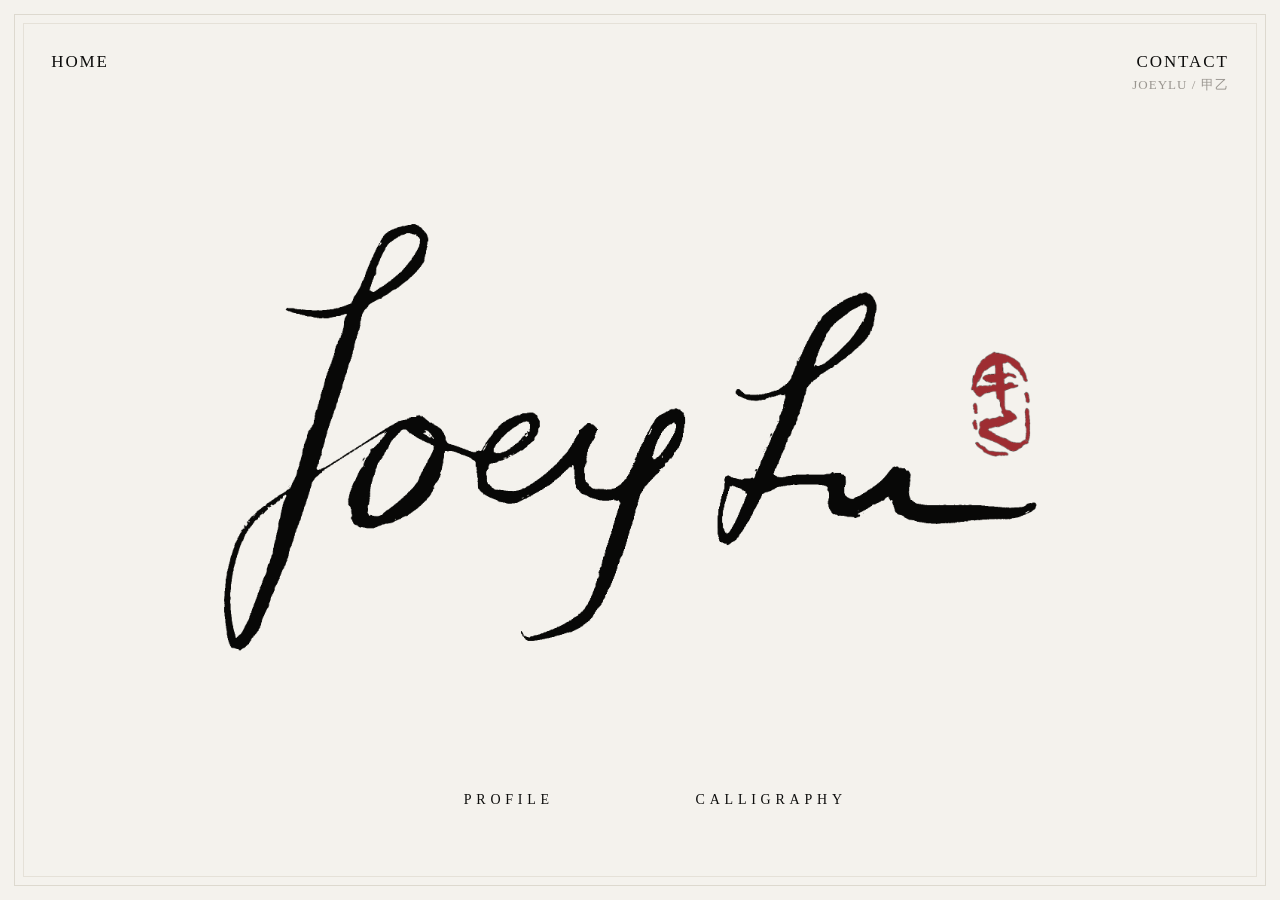
<file: index.html>
<!doctype html>
<html lang="en">
  <head>
    <meta charset="UTF-8" />
    <meta name="viewport" content="width=device-width, initial-scale=1.0" />
    <title>JOEYLU | Personal Archive</title>
    <meta
      name="description"
      content="JOEYLU personal website for profile, calligraphy, and photography."
    />
    <link rel="stylesheet" href="styles.css" />
  </head>
  <body>
    <main class="poster home-poster" aria-labelledby="site-title">
      <div class="frame" aria-hidden="true"></div>

      <header class="poster-header">
        <div class="header-stack">
          <a href="index.html" aria-current="page">HOME</a>
        </div>
        <div class="header-stack align-right">
          <a href="mailto:525245965@qq.com">CONTACT</a>
          <span>JOEYLU / 甲乙</span>
        </div>
      </header>

      <section class="wordmark-wrap" aria-label="JOEYLU">
        <h1 id="site-title" class="sr-only">JOEYLU</h1>
        <div class="logo-lockup">
          <img
            class="wordmark-image"
            src="assets/joeylu-handwritten.png"
            alt="JOEYLU handwritten wordmark"
          />
          <img
            class="seal-image"
            src="assets/jiayi-seal.png"
            alt="甲乙 seal"
          />
        </div>
      </section>

      <nav class="entry-nav" aria-label="Primary sections">
        <a href="profile.html">PROFILE</a>
        <a href="calligraphy.html">CALLIGRAPHY</a>
      </nav>
    </main>
  </body>
</html>
</file>
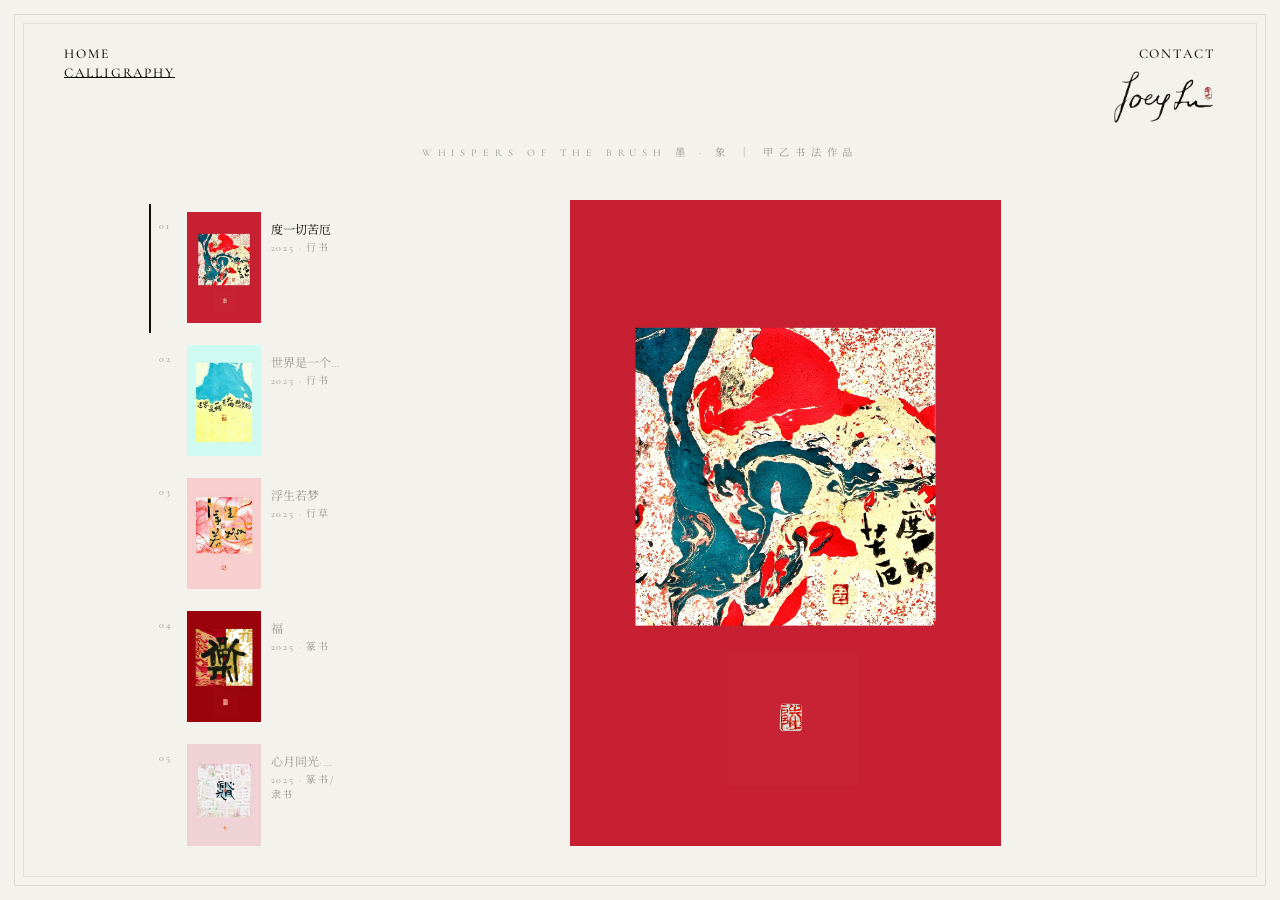
<file: calligraphy.html>
<!doctype html>
<html lang="en">
  <head>
    <meta charset="UTF-8" />
    <meta name="viewport" content="width=device-width, initial-scale=1.0" />
    <title>Calligraphy | JOEYLU</title>
    <meta
      name="description"
      content="Calligraphy archive by JOEYLU — twenty-one vertical postcards, ink on paper."
    />
    <link rel="preconnect" href="https://fonts.googleapis.com" />
    <link rel="preconnect" href="https://fonts.gstatic.com" crossorigin />
    <link
      href="https://fonts.googleapis.com/css2?family=Cormorant+Garamond:ital,wght@0,400;0,500;1,400&family=Cormorant:ital,wght@0,300;0,400;0,500;1,300;1,400&family=Noto+Serif+SC:wght@400;500&family=Playfair+Display:ital,wght@0,400;0,500;0,600;1,400&family=Italiana&family=Ma+Shan+Zheng&display=swap"
      rel="stylesheet"
    />
    <link rel="stylesheet" href="styles.css" />
  </head>
  <body>
    <main class="poster section-poster archive-poster" aria-labelledby="page-title">
      <div class="frame" aria-hidden="true"></div>

      <header class="poster-header">
        <div class="header-stack">
          <a href="index.html">HOME</a>
          <a href="calligraphy.html" aria-current="page">CALLIGRAPHY</a>
        </div>
        <div class="header-stack align-right">
          <a href="mailto:525245965@qq.com">CONTACT</a>
          <img
            class="header-logo"
            src="assets/joeylu-handwritten.png"
            alt="JOEYLU"
          />
        </div>
      </header>

      <section class="page-content gallery-page">
        <div class="gallery-top">
          <h1 id="page-title" class="sr-only">CALLIGRAPHY</h1>
          <span class="gallery-label">Whispers of the Brush 墨 · 象 ｜ 甲乙书法作品</span>
        </div>

        <div class="gallery">
          <nav class="gallery-list" aria-label="Works">
            <button class="gallery-thumb" data-index="01" data-style="cursive" type="button">
              <span class="thumb-no">01</span>
              <span class="thumb-img-wrap">
                <img class="thumb-img" src="assets/works/thumbs/work-01.jpg" data-full="assets/works/work-01.jpg" alt="作品 01" loading="lazy" />
              </span>
              <span class="thumb-meta">
                <span class="thumb-title">度一切苦厄</span>
                <span class="thumb-sub">2025 · 行书</span>
              </span>
            </button>
            <button class="gallery-thumb" data-index="02" data-style="running" type="button">
              <span class="thumb-no">02</span>
              <span class="thumb-img-wrap">
                <img class="thumb-img" src="assets/works/thumbs/work-02.jpg" data-full="assets/works/work-02.jpg" alt="作品 02" loading="lazy" />
              </span>
              <span class="thumb-meta">
                <span class="thumb-title">世界是一个巨大的游乐场</span>
                <span class="thumb-sub">2025 · 行书</span>
              </span>
            </button>
            <button class="gallery-thumb" data-index="03" data-style="regular" type="button">
              <span class="thumb-no">03</span>
              <span class="thumb-img-wrap">
                <img class="thumb-img" src="assets/works/thumbs/work-03.jpg" data-full="assets/works/work-03.jpg" alt="作品 03" loading="lazy" />
              </span>
              <span class="thumb-meta">
                <span class="thumb-title">浮生若梦</span>
                <span class="thumb-sub">2025 · 行草</span>
              </span>
            </button>
            <button class="gallery-thumb" data-index="04" data-style="running" type="button">
              <span class="thumb-no">04</span>
              <span class="thumb-img-wrap">
                <img class="thumb-img" src="assets/works/thumbs/work-04.jpg" data-full="assets/works/work-04.jpg" alt="作品 04" loading="lazy" />
              </span>
              <span class="thumb-meta">
                <span class="thumb-title">福</span>
                <span class="thumb-sub">2025 · 篆书</span>
              </span>
            </button>
            <button class="gallery-thumb" data-index="05" data-style="cursive" type="button">
              <span class="thumb-no">05</span>
              <span class="thumb-img-wrap">
                <img class="thumb-img" src="assets/works/thumbs/work-05.jpg" data-full="assets/works/work-05.jpg" alt="作品 05" loading="lazy" />
              </span>
              <span class="thumb-meta">
                <span class="thumb-title">心月同光· 梦里乾坤</span>
                <span class="thumb-sub">2025 · 篆书/ 隶书</span>
              </span>
            </button>
            <button class="gallery-thumb" data-index="06" data-style="regular" type="button">
              <span class="thumb-no">06</span>
              <span class="thumb-img-wrap">
                <img class="thumb-img" src="assets/works/thumbs/work-06.jpg" data-full="assets/works/work-06.jpg" alt="作品 06" loading="lazy" />
              </span>
              <span class="thumb-meta">
                <span class="thumb-title">穿越周期</span>
                <span class="thumb-sub">2025 · 行书</span>
              </span>
            </button>
            <button class="gallery-thumb" data-index="07" data-style="cursive" type="button">
              <span class="thumb-no">07</span>
              <span class="thumb-img-wrap">
                <img class="thumb-img" src="assets/works/thumbs/work-07.jpg" data-full="assets/works/work-07.jpg" alt="作品 07" loading="lazy" />
              </span>
              <span class="thumb-meta">
                <span class="thumb-title">万类霜天竞自由</span>
                <span class="thumb-sub">2024 · 行草</span>
              </span>
            </button>
            <button class="gallery-thumb" data-index="08" data-style="running" type="button">
              <span class="thumb-no">08</span>
              <span class="thumb-img-wrap">
                <img class="thumb-img" src="assets/works/thumbs/work-08.jpg" data-full="assets/works/work-08.jpg" alt="作品 08" loading="lazy" />
              </span>
              <span class="thumb-meta">
                <span class="thumb-title">满船星梦压星河</span>
                <span class="thumb-sub">2024 · 草书</span>
              </span>
            </button>
            <button class="gallery-thumb" data-index="09" data-style="cursive" type="button">
              <span class="thumb-no">09</span>
              <span class="thumb-img-wrap">
                <img class="thumb-img" src="assets/works/thumbs/work-09.jpg" data-full="assets/works/work-09.jpg" alt="作品 09" loading="lazy" />
              </span>
              <span class="thumb-meta">
                <span class="thumb-title">上善若水</span>
                <span class="thumb-sub">2024 · 行草</span>
              </span>
            </button>
            <button class="gallery-thumb" data-index="10" data-style="regular" type="button">
              <span class="thumb-no">10</span>
              <span class="thumb-img-wrap">
                <img class="thumb-img" src="assets/works/thumbs/work-10.jpg" data-full="assets/works/work-10.jpg" alt="作品 10" loading="lazy" />
              </span>
              <span class="thumb-meta">
                <span class="thumb-title">如愿</span>
                <span class="thumb-sub">2024 · 行草</span>
              </span>
            </button>
            <button class="gallery-thumb" data-index="11" data-style="cursive" type="button">
              <span class="thumb-no">11</span>
              <span class="thumb-img-wrap">
                <img class="thumb-img" src="assets/works/thumbs/work-11.jpg" data-full="assets/works/work-11.jpg" alt="作品 11" loading="lazy" />
              </span>
              <span class="thumb-meta">
                <span class="thumb-title">上善若水</span>
                <span class="thumb-sub">2025 · 隶</span>
              </span>
            </button>
            <button class="gallery-thumb" data-index="12" data-style="running" type="button">
              <span class="thumb-no">12</span>
              <span class="thumb-img-wrap">
                <img class="thumb-img" src="assets/works/thumbs/work-12.jpg" data-full="assets/works/work-12.jpg" alt="作品 12" loading="lazy" />
              </span>
              <span class="thumb-meta">
                <span class="thumb-title">飞流直下三千尺</span>
                <span class="thumb-sub">2025 · 草书</span>
              </span>
            </button>
            <button class="gallery-thumb" data-index="13" data-style="cursive" type="button">
              <span class="thumb-no">13</span>
              <span class="thumb-img-wrap">
                <img class="thumb-img" src="assets/works/thumbs/work-13.jpg" data-full="assets/works/work-13.jpg" alt="作品 13" loading="lazy" />
              </span>
              <span class="thumb-meta">
                <span class="thumb-title">天真</span>
                <span class="thumb-sub">2025 </span>
              </span>
            </button>
            <button class="gallery-thumb" data-index="14" data-style="cursive" type="button">
              <span class="thumb-no">14</span>
              <span class="thumb-img-wrap">
                <img class="thumb-img" src="assets/works/thumbs/work-14.jpg" data-full="assets/works/work-14.jpg" alt="作品 14" loading="lazy" />
              </span>
              <span class="thumb-meta">
                <span class="thumb-title">觉</span>
                <span class="thumb-sub">2025 · 行书</span>
              </span>
            </button>
            <button class="gallery-thumb" data-index="15" data-style="cursive" type="button">
              <span class="thumb-no">15</span>
              <span class="thumb-img-wrap">
                <img class="thumb-img" src="assets/works/thumbs/work-15.jpg" data-full="assets/works/work-15.jpg" alt="作品 15" loading="lazy" />
              </span>
              <span class="thumb-meta">
                <span class="thumb-title">夏风深深 有如海浪</span>
                <span class="thumb-sub">2024 · 行草</span>
              </span>
            </button>
            <button class="gallery-thumb" data-index="16" data-style="regular" type="button">
              <span class="thumb-no">16</span>
              <span class="thumb-img-wrap">
                <img class="thumb-img" src="assets/works/thumbs/work-16.jpg" data-full="assets/works/work-16.jpg" alt="作品 16" loading="lazy" />
              </span>
              <span class="thumb-meta">
                <span class="thumb-title">我的心略大于整个宇宙</span>
                <span class="thumb-sub">2025 · 隶书/行书</span>
              </span>
            </button>
            <button class="gallery-thumb" data-index="17" data-style="regular" type="button">
              <span class="thumb-no">17</span>
              <span class="thumb-img-wrap">
                <img class="thumb-img" src="assets/works/thumbs/work-17.jpg" data-full="assets/works/work-17.jpg" alt="作品 17" loading="lazy" />
              </span>
              <span class="thumb-meta">
                <span class="thumb-title">每个情绪都标明了颜色</span>
                <span class="thumb-sub">2025 · 行草</span>
              </span>
            </button>
            <button class="gallery-thumb" data-index="18" data-style="cursive" type="button">
              <span class="thumb-no">18</span>
              <span class="thumb-img-wrap">
                <img class="thumb-img" src="assets/works/thumbs/work-18.jpg" data-full="assets/works/work-18.jpg" alt="作品 18" loading="lazy" />
              </span>
              <span class="thumb-meta">
                <span class="thumb-title">天真</span>
                <span class="thumb-sub">2024 · 行书</span>
              </span>
            </button>
            <button class="gallery-thumb" data-index="19" data-style="cursive" type="button">
              <span class="thumb-no">19</span>
              <span class="thumb-img-wrap">
                <img class="thumb-img" src="assets/works/thumbs/work-19.jpg" data-full="assets/works/work-19.jpg" alt="作品 19" loading="lazy" />
              </span>
              <span class="thumb-meta">
                <span class="thumb-title">Burning Child Loves the Fire</span>
                <span class="thumb-sub">2025 · 英文花体</span>
              </span>
            </button>
            <button class="gallery-thumb" data-index="20" data-style="cursive" type="button">
              <span class="thumb-no">20</span>
              <span class="thumb-img-wrap">
                <img class="thumb-img" src="assets/works/thumbs/work-20.jpg" data-full="assets/works/work-20.jpg" alt="作品 20" loading="lazy" />
              </span>
              <span class="thumb-meta">
                <span class="thumb-title">蓝色 · 宇宙之爱</span>
                <span class="thumb-sub">2025 · 行书</span>
              </span>
            </button>
            <button class="gallery-thumb" data-index="21" data-style="cursive" type="button">
              <span class="thumb-no">21</span>
              <span class="thumb-img-wrap">
                <img class="thumb-img" src="assets/works/thumbs/work-21.jpg" data-full="assets/works/work-21.jpg" alt="作品 21" loading="lazy" />
              </span>
              <span class="thumb-meta">
                <span class="thumb-title">允许一切发生</span>
                <span class="thumb-sub">2024 · 行草</span>
              </span>
            </button>
          </nav>

          <article class="gallery-stage" data-current="01">
            <div class="stage-img-wrap">
              <img class="stage-img" src="assets/works/work-01.jpg" data-full="assets/works/work-01.jpg" alt="作品 01" />
            </div>

            <h2
              class="stage-title"
              contenteditable="plaintext-only"
              data-field="title"
              data-placeholder="《作品名》"
              spellcheck="false"
            >度一切苦厄</h2>

            <div class="stage-info">
              <p
                class="stage-line"
                contenteditable="plaintext-only"
                data-field="line"
                data-placeholder="年份 · 书体"
                spellcheck="false"
              >2025 · 行书</p>
              <p
                class="stage-size"
                contenteditable="plaintext-only"
                data-field="size"
                data-placeholder="138 × 69 cm · 水墨宣纸 Ink on xuan paper"
                spellcheck="false"
              >15 × 15 cm · 水墨宣纸 Ink on xuan paper</p>
            </div>

            <nav class="stage-nav" aria-label="作品导航">
              <button class="stage-prev" type="button">&larr; 上一件 PREV</button>
              <span class="stage-counter">01 / 21</span>
              <button class="stage-next" type="button">下一件 NEXT &rarr;</button>
            </nav>
          </article>
        </div>
      </section>
    </main>
    <script src="script.js"></script>
  </body>
</html>
</file>
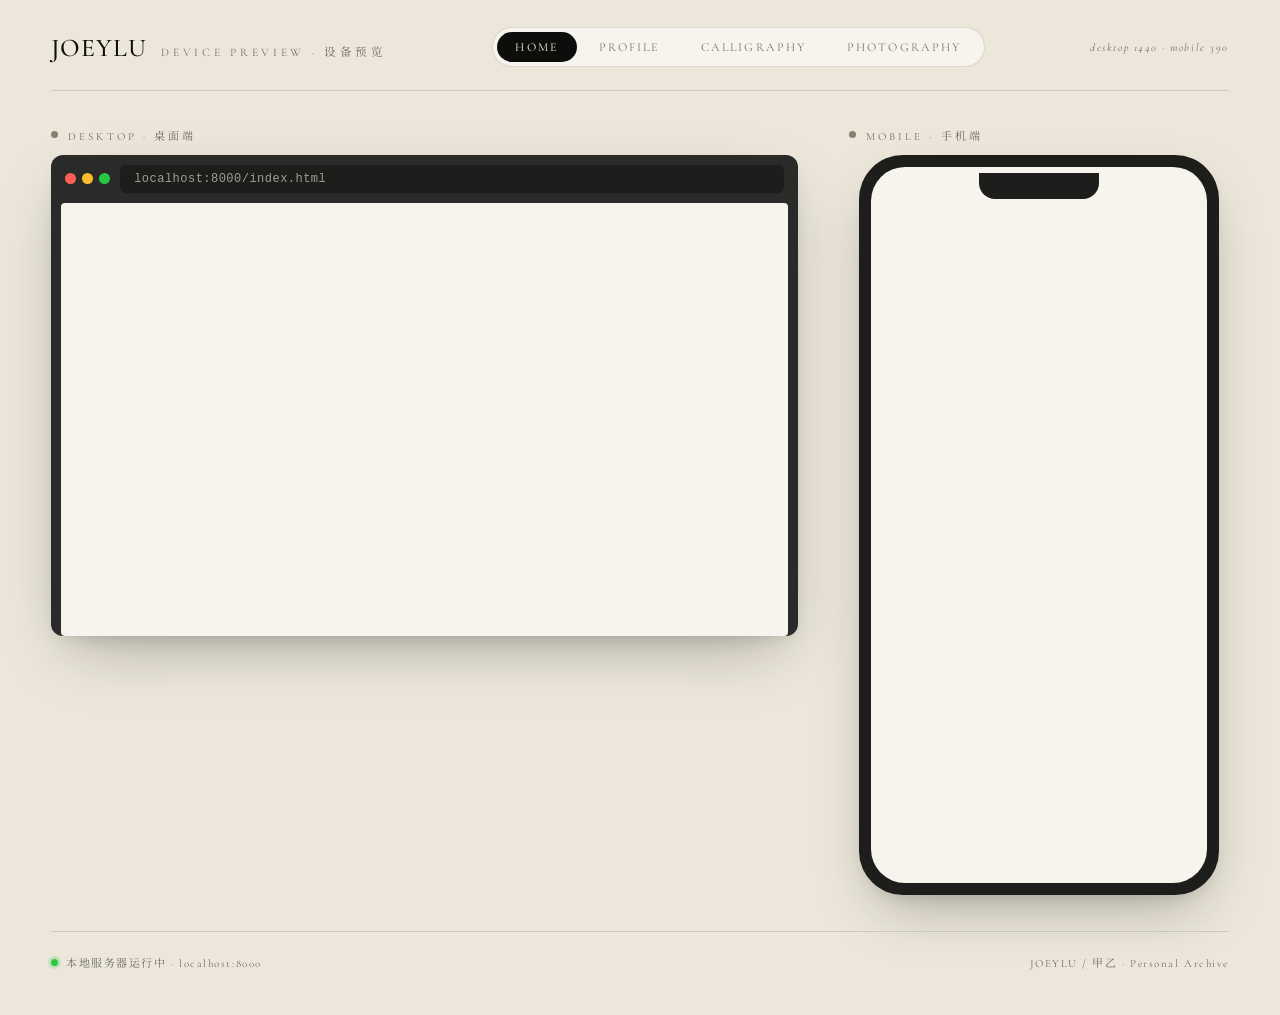
<file: device-preview.html>
<!doctype html>
<html lang="zh-CN">
  <head>
    <meta charset="UTF-8" />
    <meta name="viewport" content="width=device-width, initial-scale=1.0" />
    <title>设备预览 · JOEYLU Personal Website</title>
    <link rel="preconnect" href="https://fonts.googleapis.com" />
    <link rel="preconnect" href="https://fonts.gstatic.com" crossorigin />
    <link
      href="https://fonts.googleapis.com/css2?family=Cormorant+Garamond:wght@400;500&family=Noto+Serif+SC:wght@400;500&display=swap"
      rel="stylesheet"
    />
    <style>
      :root {
        --paper: #f7f4ed;
        --ink: #0d0d0c;
        --line: rgba(13, 13, 12, 0.12);
        --muted: rgba(13, 13, 12, 0.55);
        --soft: #ece7da;
        --accent: #8a7f6a;
      }

      * {
        box-sizing: border-box;
        margin: 0;
        padding: 0;
      }

      html,
      body {
        min-height: 100vh;
        background: var(--soft);
        color: var(--ink);
        font-family: "Cormorant Garamond", "Noto Serif SC", Georgia, serif;
        -webkit-font-smoothing: antialiased;
      }

      .preview-shell {
        min-height: 100vh;
        display: flex;
        flex-direction: column;
        padding: clamp(20px, 3vh, 36px) clamp(20px, 4vw, 56px) clamp(32px, 5vh, 56px);
      }

      /* ---------- Top bar ---------- */
      .top-bar {
        display: flex;
        align-items: center;
        justify-content: space-between;
        flex-wrap: wrap;
        gap: 16px;
        padding-bottom: clamp(18px, 2.5vh, 28px);
        border-bottom: 1px solid var(--line);
        margin-bottom: clamp(28px, 4vh, 44px);
      }

      .brand {
        display: flex;
        align-items: baseline;
        gap: 14px;
      }

      .brand-title {
        font-family: "Cormorant Garamond", "Noto Serif SC", serif;
        font-size: clamp(20px, 2vw, 26px);
        font-weight: 500;
        letter-spacing: 0.04em;
      }

      .brand-sub {
        font-size: clamp(11px, 0.9vw, 13px);
        letter-spacing: 0.32em;
        text-transform: uppercase;
        color: var(--muted);
      }

      .page-switch {
        display: flex;
        gap: 4px;
        background: var(--paper);
        border: 1px solid var(--line);
        border-radius: 999px;
        padding: 4px;
      }

      .page-switch button {
        appearance: none;
        background: none;
        border: 0;
        padding: 8px 18px;
        border-radius: 999px;
        font: inherit;
        font-size: clamp(12px, 0.95vw, 14px);
        letter-spacing: 0.18em;
        text-transform: uppercase;
        color: var(--muted);
        cursor: pointer;
        transition: all 200ms ease;
      }

      .page-switch button:hover {
        color: var(--ink);
      }

      .page-switch button.is-active {
        background: var(--ink);
        color: var(--paper);
      }

      .hint {
        font-size: clamp(11px, 0.85vw, 13px);
        letter-spacing: 0.14em;
        color: var(--muted);
        font-style: italic;
      }

      /* ---------- Device stage ---------- */
      .device-stage {
        flex: 1;
        display: grid;
        grid-template-columns: 1fr 380px;
        gap: clamp(28px, 4vw, 56px);
        align-items: start;
      }

      /* ---------- Desktop frame ---------- */
      .desktop-wrap {
        display: flex;
        flex-direction: column;
        gap: 12px;
      }

      .device-label {
        display: flex;
        align-items: center;
        gap: 10px;
        font-size: clamp(11px, 0.85vw, 13px);
        letter-spacing: 0.28em;
        text-transform: uppercase;
        color: var(--muted);
      }

      .device-label .dot {
        width: 7px;
        height: 7px;
        border-radius: 50%;
        background: var(--accent);
      }

      .desktop-frame {
        background: #2a2a28;
        border-radius: 12px;
        padding: 10px 10px 0;
        box-shadow: 0 24px 60px -20px rgba(13, 13, 12, 0.35),
          0 8px 20px -10px rgba(13, 13, 12, 0.18);
        overflow: hidden;
      }

      .browser-bar {
        display: flex;
        align-items: center;
        gap: 10px;
        padding: 0 4px 10px;
      }

      .browser-dots {
        display: flex;
        gap: 6px;
      }

      .browser-dots span {
        width: 11px;
        height: 11px;
        border-radius: 50%;
      }

      .browser-dots span:nth-child(1) {
        background: #ff5f57;
      }
      .browser-dots span:nth-child(2) {
        background: #febc2e;
      }
      .browser-dots span:nth-child(3) {
        background: #28c840;
      }

      .browser-url {
        flex: 1;
        background: #1d1d1b;
        color: rgba(247, 244, 237, 0.6);
        font-size: 12px;
        letter-spacing: 0.04em;
        padding: 7px 14px;
        border-radius: 6px;
        font-family: -apple-system, "SF Mono", Menlo, monospace;
        white-space: nowrap;
        overflow: hidden;
        text-overflow: ellipsis;
      }

      .desktop-viewport {
        position: relative;
        width: 100%;
        aspect-ratio: 1440 / 860;
        background: var(--paper);
        border-radius: 4px;
        overflow: hidden;
      }

      .desktop-viewport iframe {
        position: absolute;
        inset: 0;
        width: 1440px;
        height: 860px;
        border: 0;
        transform-origin: top left;
      }

      /* ---------- Mobile frame ---------- */
      .mobile-wrap {
        display: flex;
        flex-direction: column;
        gap: 12px;
        position: sticky;
        top: 20px;
      }

      .mobile-frame {
        position: relative;
        width: 360px;
        height: 740px;
        margin: 0 auto;
        background: #1d1d1b;
        border-radius: 44px;
        padding: 12px;
        box-shadow: 0 24px 60px -20px rgba(13, 13, 12, 0.35),
          0 8px 20px -10px rgba(13, 13, 12, 0.18);
      }

      .mobile-frame::before {
        content: "";
        position: absolute;
        top: 18px;
        left: 50%;
        transform: translateX(-50%);
        width: 120px;
        height: 26px;
        background: #1d1d1b;
        border-radius: 0 0 16px 16px;
        z-index: 10;
      }

      .mobile-frame::after {
        content: "";
        position: absolute;
        bottom: 18px;
        left: 50%;
        transform: translateX(-50%);
        width: 110px;
        height: 4px;
        background: rgba(247, 244, 237, 0.5);
        border-radius: 2px;
        z-index: 10;
      }

      .mobile-viewport {
        position: relative;
        width: 100%;
        height: 100%;
        background: var(--paper);
        border-radius: 34px;
        overflow: hidden;
      }

      .mobile-viewport iframe {
        position: absolute;
        inset: 0;
        width: 390px;
        height: 716px;
        border: 0;
        transform-origin: top left;
      }

      /* ---------- Footer note ---------- */
      .foot-note {
        margin-top: clamp(28px, 4vh, 44px);
        padding-top: clamp(18px, 2.5vh, 28px);
        border-top: 1px solid var(--line);
        display: flex;
        justify-content: space-between;
        align-items: center;
        flex-wrap: wrap;
        gap: 12px;
        font-size: clamp(11px, 0.85vw, 13px);
        letter-spacing: 0.14em;
        color: var(--muted);
      }

      .foot-note .status {
        display: flex;
        align-items: center;
        gap: 8px;
      }

      .foot-note .status::before {
        content: "";
        width: 7px;
        height: 7px;
        border-radius: 50%;
        background: #28c840;
        box-shadow: 0 0 0 3px rgba(40, 200, 64, 0.2);
      }

      /* ---------- Responsive ---------- */
      @media (max-width: 1100px) {
        .device-stage {
          grid-template-columns: 1fr;
          gap: clamp(32px, 5vh, 56px);
        }

        .mobile-wrap {
          position: static;
        }
      }

      @media (max-width: 560px) {
        .top-bar {
          flex-direction: column;
          align-items: flex-start;
        }

        .page-switch {
          overflow-x: auto;
          max-width: 100%;
        }

        .mobile-frame {
          width: 280px;
          height: 580px;
        }

        .mobile-viewport iframe {
          width: 304px;
          height: 560px;
        }
      }
    </style>
  </head>
  <body>
    <main class="preview-shell">
      <header class="top-bar">
        <div class="brand">
          <span class="brand-title">JOEYLU</span>
          <span class="brand-sub">Device Preview · 设备预览</span>
        </div>

        <nav class="page-switch" id="pageSwitch" aria-label="切换预览页面">
          <button data-page="index.html" class="is-active" type="button">Home</button>
          <button data-page="profile.html" type="button">Profile</button>
          <button data-page="calligraphy.html" type="button">Calligraphy</button>
          <button data-page="photography.html" type="button">Photography</button>
        </nav>

        <span class="hint">desktop 1440 · mobile 390</span>
      </header>

      <section class="device-stage">
        <!-- Desktop -->
        <div class="desktop-wrap">
          <div class="device-label">
            <span class="dot"></span>
            <span>Desktop · 桌面端</span>
          </div>
          <div class="desktop-frame">
            <div class="browser-bar">
              <div class="browser-dots">
                <span></span><span></span><span></span>
              </div>
              <div class="browser-url" id="desktopUrl">localhost:8000/index.html</div>
            </div>
            <div class="desktop-viewport" id="desktopViewport">
              <iframe id="desktopFrame" src="http://localhost:8000/index.html" title="桌面端预览"></iframe>
            </div>
          </div>
        </div>

        <!-- Mobile -->
        <div class="mobile-wrap">
          <div class="device-label">
            <span class="dot"></span>
            <span>Mobile · 手机端</span>
          </div>
          <div class="mobile-frame">
            <div class="mobile-viewport" id="mobileViewport">
              <iframe id="mobileFrame" src="http://localhost:8000/index.html" title="手机端预览"></iframe>
            </div>
          </div>
        </div>
      </section>

      <footer class="foot-note">
        <span class="status">本地服务器运行中 · localhost:8000</span>
        <span>JOEYLU / 甲乙 · Personal Archive</span>
      </footer>
    </main>

    <script>
      (function () {
        var switcher = document.getElementById("pageSwitch");
        var desktopFrame = document.getElementById("desktopFrame");
        var mobileFrame = document.getElementById("mobileFrame");
        var desktopUrl = document.getElementById("desktopUrl");
        var desktopViewport = document.getElementById("desktopViewport");
        var mobileViewport = document.getElementById("mobileViewport");

        var BASE = "http://localhost:8000/";

        function setPage(page) {
          var url = BASE + page;
          desktopFrame.src = url;
          mobileFrame.src = url;
          desktopUrl.textContent = "localhost:8000/" + page;

          // update active state
          var btns = switcher.querySelectorAll("button");
          btns.forEach(function (b) {
            b.classList.toggle("is-active", b.dataset.page === page);
          });
        }

        switcher.addEventListener("click", function (e) {
          var btn = e.target.closest("button");
          if (!btn) return;
          setPage(btn.dataset.page);
        });

        // Scale iframes to fit their viewports responsively
        function scaleFrames() {
          // Desktop: source 1440x860 -> fit container width
          var dRect = desktopViewport.getBoundingClientRect();
          var dScale = Math.min(dRect.width / 1440, dRect.height / 860);
          desktopFrame.style.transform = "scale(" + dScale + ")";

          // Mobile: source 390x716 -> fit container width
          var mRect = mobileViewport.getBoundingClientRect();
          var mScale = Math.min(mRect.width / 390, mRect.height / 716);
          mobileFrame.style.transform = "scale(" + mScale + ")";
        }

        window.addEventListener("resize", scaleFrames);
        window.addEventListener("load", scaleFrames);
        // Re-scale after iframes load (in case layout shifts)
        desktopFrame.addEventListener("load", scaleFrames);
        mobileFrame.addEventListener("load", scaleFrames);
      })();
    </script>
  </body>
</html>
</file>
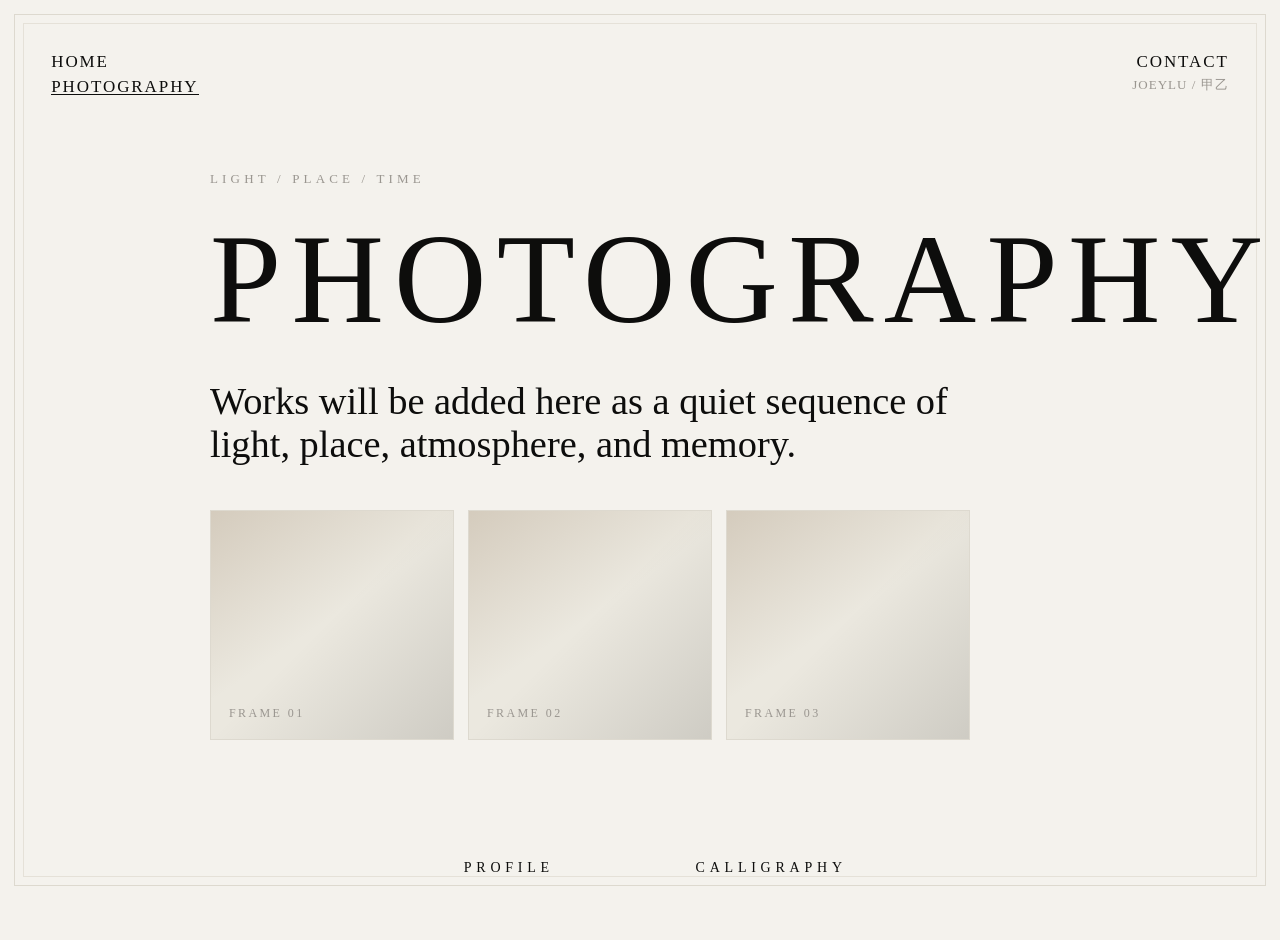
<file: photography.html>
<!doctype html>
<html lang="en">
  <head>
    <meta charset="UTF-8" />
    <meta name="viewport" content="width=device-width, initial-scale=1.0" />
    <title>Photography | JOEYLU</title>
    <meta
      name="description"
      content="Photography archive and works by JOEYLU."
    />
    <link rel="stylesheet" href="styles.css" />
  </head>
  <body>
    <main class="poster section-poster" aria-labelledby="page-title">
      <div class="frame" aria-hidden="true"></div>

      <header class="poster-header">
        <div class="header-stack">
          <a href="index.html">HOME</a>
          <a href="photography.html" aria-current="page">PHOTOGRAPHY</a>
        </div>
        <div class="header-stack align-right">
          <a href="mailto:525245965@qq.com">CONTACT</a>
          <span>JOEYLU / 甲乙</span>
        </div>
      </header>

      <section class="page-content">
        <p class="kicker">LIGHT / PLACE / TIME</p>
        <h1 id="page-title">PHOTOGRAPHY</h1>
        <p class="statement">
          Works will be added here as a quiet sequence of light, place,
          atmosphere, and memory.
        </p>
        <div class="placeholder-grid photo-placeholders" aria-label="Future photography works">
          <span>FRAME 01</span>
          <span>FRAME 02</span>
          <span>FRAME 03</span>
        </div>
      </section>

      <nav class="entry-nav sub-nav" aria-label="Section navigation">
        <a href="profile.html">PROFILE</a>
        <a href="calligraphy.html">CALLIGRAPHY</a>
      </nav>
    </main>
  </body>
</html>
</file>
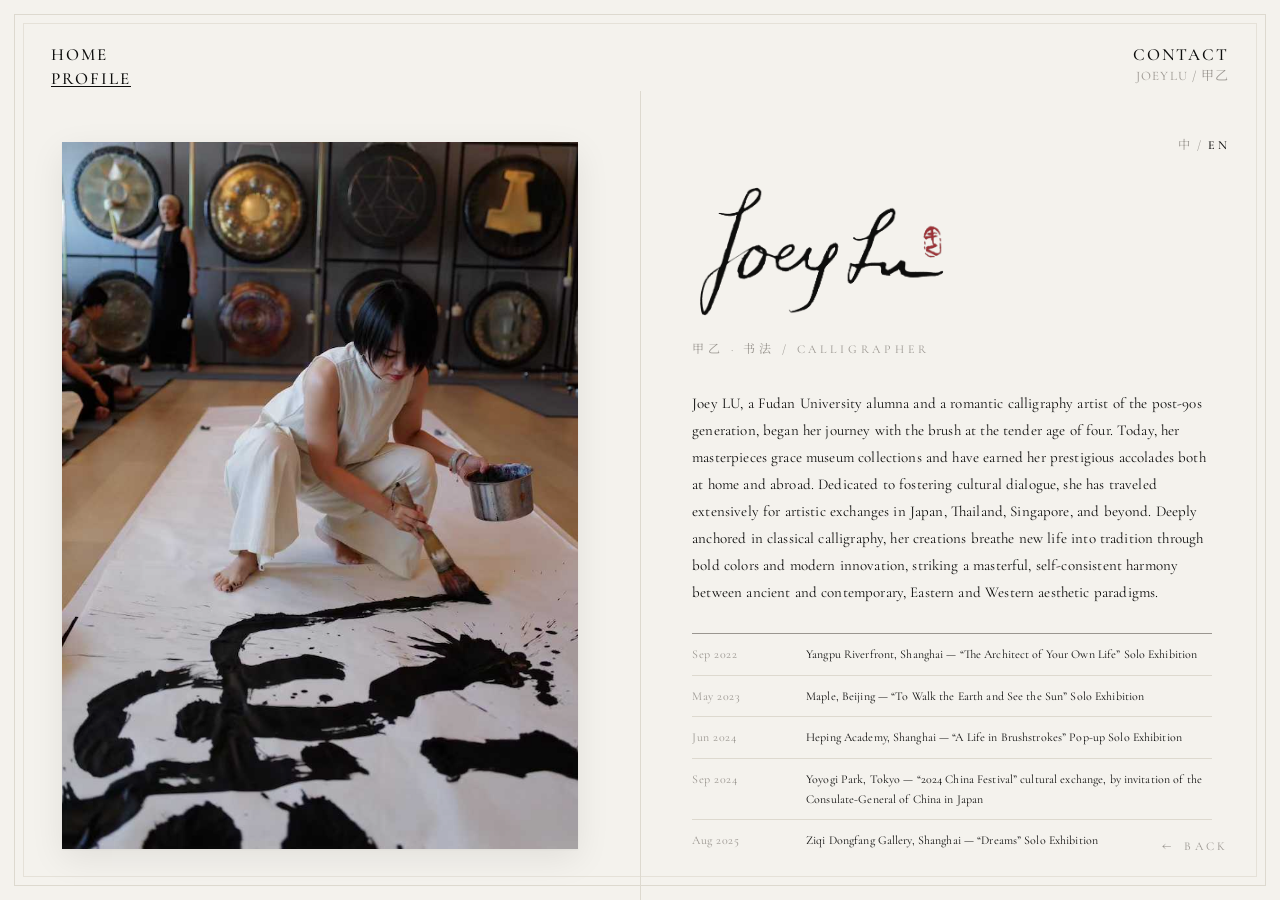
<file: profile.html>
<!doctype html>
<html lang="en">
  <head>
    <meta charset="UTF-8" />
    <meta name="viewport" content="width=device-width, initial-scale=1.0" />
    <title>Profile | JOEYLU</title>
    <meta
      name="description"
      content="Profile and artist statement for JOEYLU."
    />
    <link rel="stylesheet" href="styles.css" />
    <link rel="preconnect" href="https://fonts.googleapis.com" />
    <link rel="preconnect" href="https://fonts.gstatic.com" crossorigin />
    <link
      href="https://fonts.googleapis.com/css2?family=Cormorant+Garamond:ital,wght@0,400;0,500;0,600;1,400&family=Noto+Serif+SC:wght@400;500;600&display=swap"
      rel="stylesheet"
    />
  </head>
  <body>
    <main class="poster section-poster profile-poster" aria-labelledby="site-title">
      <div class="frame" aria-hidden="true"></div>

      <header class="poster-header">
        <div class="header-stack">
          <a href="index.html">HOME</a>
          <a href="profile.html" aria-current="page">PROFILE</a>
        </div>
        <div class="header-stack align-right">
          <a href="mailto:525245965@qq.com">CONTACT</a>
          <span>JOEYLU / 甲乙</span>
        </div>
      </header>

      <section class="profile-split">
        <div class="profile-visual">
          <img
            class="profile-photo"
            src="assets/profile-photo.png"
            alt="JOEYLU 在地面上创作大幅书法"
          />
        </div>

        <div class="profile-text">
          <div class="profile-text-top">
            <button
              class="lang-switch"
              type="button"
              aria-label="切换语言 / Switch language"
              data-active="en"
            >
              <span data-lang="zh">中</span>
              <span aria-hidden="true">/</span>
              <span data-lang="en">EN</span>
            </button>
          </div>

          <div class="profile-text-body">
            <h1 id="site-title" class="sr-only">JOEYLU</h1>

            <div class="profile-intro">
              <img
                class="profile-wordmark"
                src="assets/joeylu-handwritten.png"
                alt="JOEYLU 手写体"
              />
              <p class="profile-subtitle">甲乙 · 书法 / Calligrapher</p>

              <div class="lang-panel" data-lang="en" data-active="true">
                <p class="profile-body">
                  Joey LU, a Fudan University alumna and a romantic calligraphy
                  artist of the post-90s generation, began her journey with the
                  brush at the tender age of four. Today, her masterpieces grace
                  museum collections and have earned her prestigious accolades
                  both at home and abroad. Dedicated to fostering cultural
                  dialogue, she has traveled extensively for artistic exchanges
                  in Japan, Thailand, Singapore, and beyond. Deeply anchored in
                  classical calligraphy, her creations breathe new life into
                  tradition through bold colors and modern innovation, striking
                  a masterful, self-consistent harmony between ancient and
                  contemporary, Eastern and Western aesthetic paradigms.
                </p>
              </div>

              <div class="lang-panel" data-lang="zh" data-active="false" hidden>
                <p class="profile-body">
                  复旦毕业的90后浪漫主义书法艺术家。4岁习书，作品入藏博物馆并多次荣获国内外奖项。曾赴日本、泰国、新加坡等地进行艺术交流。她的作品植根于传统书法，在此基础上融入色彩和创新，在古今中西审美体系中得到自治的平衡。
                </p>
              </div>
            </div>

            <div class="profile-experience">
              <div class="lang-panel" data-lang="en" data-active="true">
                <ul class="profile-list">
                  <li>
                    <span class="profile-list-date">Sep 2022</span>
                    <span class="profile-list-event">Yangpu Riverfront, Shanghai — “The Architect of Your Own Life” Solo Exhibition</span>
                  </li>
                  <li>
                    <span class="profile-list-date">May 2023</span>
                    <span class="profile-list-event">Maple, Beijing — “To Walk the Earth and See the Sun” Solo Exhibition</span>
                  </li>
                  <li>
                    <span class="profile-list-date">Jun 2024</span>
                    <span class="profile-list-event">Heping Academy, Shanghai — “A Life in Brushstrokes” Pop-up Solo Exhibition</span>
                  </li>
                  <li>
                    <span class="profile-list-date">Sep 2024</span>
                    <span class="profile-list-event">Yoyogi Park, Tokyo — “2024 China Festival” cultural exchange, by invitation of the Consulate-General of China in Japan</span>
                  </li>
                  <li>
                    <span class="profile-list-date">Aug 2025</span>
                    <span class="profile-list-event">Ziqi Dongfang Gallery, Shanghai — “Dreams” Solo Exhibition</span>
                  </li>
                </ul>
              </div>

              <div class="lang-panel" data-lang="zh" data-active="false" hidden>
                <ul class="profile-list">
                  <li>
                    <span class="profile-list-date">2022.09</span>
                    <span class="profile-list-event">上海杨浦滨江，“你是生活的甲方”个展</span>
                  </li>
                  <li>
                    <span class="profile-list-date">2023.05</span>
                    <span class="profile-list-event">北京maple，“人间一趟看看太阳”个展</span>
                  </li>
                  <li>
                    <span class="profile-list-date">2024.06</span>
                    <span class="profile-list-event">上海和平书院，“字里人生”快闪个展</span>
                  </li>
                  <li>
                    <span class="profile-list-date">2024.09</span>
                    <span class="profile-list-event">日本东京代代木公园，受中国驻日总领事馆邀请出席“2024中国节”文化交流</span>
                  </li>
                  <li>
                    <span class="profile-list-date">2025.08</span>
                    <span class="profile-list-event">上海字启东方画廊，“戏梦”个展</span>
                  </li>
                  <li>
                    <span class="profile-list-date">2026.03</span>
                    <span class="profile-list-event">作品参展上海展览中心</span>
                  </li>
                </ul>
              </div>
            </div>
          </div>
        </div>
      </section>

      <a href="index.html" class="back-link" aria-label="返回首页">
        <span aria-hidden="true">←</span> BACK
      </a>
    </main>
    <script src="script.js"></script>
  </body>
</html>
</file>
<file: styles.css>
:root {
  --paper: #f4f2ed;
  --ink: #0d0d0c;
  --line: #ddd9cf;
  --muted: #9a9690;
  --soft: #ebe8df;
  --warm: #b5a48e;
  color-scheme: light;
}

* {
  box-sizing: border-box;
}

html {
  min-height: 100%;
  background: var(--paper);
}

body {
  min-width: 320px;
  min-height: 100%;
  margin: 0;
  background: var(--paper);
  color: var(--ink);
  font-family:
    "Cormorant Garamond", "Noto Serif SC", Georgia, "Times New Roman",
    "Songti SC", "STSong", serif;
  font-feature-settings: "kern", "liga", "calt";
}

a {
  color: inherit;
  text-decoration: none;
}

a:focus-visible {
  outline: 1px solid var(--ink);
  outline-offset: 6px;
}

.sr-only {
  position: absolute;
  width: 1px;
  height: 1px;
  padding: 0;
  overflow: hidden;
  clip: rect(0, 0, 0, 0);
  white-space: nowrap;
  border: 0;
}

.poster {
  position: relative;
  display: grid;
  min-height: 100svh;
  padding: clamp(28px, 4vw, 60px);
  overflow: hidden;
  isolation: isolate;
}

.frame {
  position: fixed;
  inset: clamp(12px, 1.1vw, 22px);
  z-index: -1;
  border: 1px solid var(--line);
  pointer-events: none;
}

.frame::before {
  content: "";
  position: absolute;
  inset: 8px;
  border: 1px solid rgba(221, 217, 207, 0.68);
}

.poster-header {
  display: flex;
  align-items: flex-start;
  justify-content: space-between;
  gap: 24px;
  width: 100%;
  letter-spacing: 0.12em;
  line-height: 1.34;
}

.header-stack {
  display: grid;
  gap: 2px;
  font-size: clamp(17px, 1.3vw, 22px);
  font-weight: 500;
}

.header-stack a,
.header-stack span {
  display: block;
}

.header-stack span {
  color: var(--muted);
  font-size: clamp(13px, 0.95vw, 17px);
  font-weight: 400;
  letter-spacing: 0.08em;
}

.header-logo {
  display: block;
  height: clamp(20px, 3.2vh, 32px);
  width: auto;
  max-width: 140px;
  object-fit: contain;
  margin-top: 4px;
  margin-left: auto;
}

.align-right {
  justify-items: end;
  text-align: right;
}

.home-poster {
  grid-template-rows: auto 1fr auto;
}

.wordmark-wrap {
  display: grid;
  place-items: center;
  min-height: 0;
}

.logo-lockup {
  position: relative;
  display: grid;
  place-items: center;
  width: min(68vw, 980px);
  min-width: 620px;
}

.wordmark-image {
  display: block;
  width: 100%;
  height: auto;
  filter: contrast(1.04);
  transform: translateX(-1%);
  user-select: none;
}

.seal-image {
  display: none;
}

.entry-nav {
  display: grid;
  grid-template-columns: repeat(2, minmax(0, 1fr));
  align-items: center;
  width: min(38vw, 520px);
  margin: 0 auto clamp(18px, 3.2vh, 40px);
  gap: clamp(18px, 3vw, 56px);
  color: var(--ink);
  font-size: clamp(14px, 1.05vw, 18px);
  letter-spacing: 0.34em;
  text-align: center;
}

.entry-nav a {
  position: relative;
  display: inline-flex;
  justify-content: center;
  min-width: 0;
  padding: 12px 0;
  white-space: nowrap;
}

.entry-nav a::after,
.header-stack a::after,
.return-link::after {
  content: "";
  position: absolute;
  left: 0;
  right: 0;
  bottom: 4px;
  height: 1px;
  background: currentColor;
  opacity: 0;
  transform: scaleX(0.35);
  transition:
    opacity 180ms ease,
    transform 180ms ease;
}

.header-stack a,
.return-link {
  position: relative;
}

.entry-nav a:hover::after,
.entry-nav a[aria-current="page"]::after,
.header-stack a:hover::after,
.header-stack a[aria-current="page"]::after,
.return-link:hover::after {
  opacity: 1;
  transform: scaleX(1);
}

.home-poster .header-stack a[aria-current="page"]::after {
  display: none;
}

.section-poster {
  grid-template-rows: auto 1fr auto;
}

.page-content {
  align-self: center;
  width: min(860px, 76vw);
  margin: clamp(48px, 8vh, 100px) auto;
}

.kicker {
  margin: 0 0 clamp(22px, 4vh, 48px);
  color: var(--muted);
  font-size: clamp(13px, 1vw, 16px);
  letter-spacing: 0.32em;
}

.page-content h1 {
  margin: 0 0 clamp(24px, 5vh, 54px);
  font-size: clamp(58px, 10vw, 148px);
  font-weight: 500;
  letter-spacing: 0.08em;
  line-height: 0.88;
}

.statement {
  max-width: 760px;
  margin: 0 0 28px;
  font-family: Georgia, "Times New Roman", serif;
  font-size: clamp(25px, 3vw, 48px);
  line-height: 1.12;
}

.body-copy {
  max-width: 560px;
  margin: 0 0 46px;
  color: var(--muted);
  font-size: clamp(15px, 1.3vw, 18px);
  line-height: 1.7;
}

.return-link {
  display: inline-flex;
  padding: 12px 0;
  font-size: clamp(13px, 1vw, 16px);
  letter-spacing: 0.28em;
}

.placeholder-grid {
  display: grid;
  grid-template-columns: repeat(3, minmax(0, 1fr));
  gap: 14px;
  max-width: 760px;
  margin: 44px 0 36px;
}

.placeholder-grid span {
  display: grid;
  min-height: clamp(150px, 18vw, 230px);
  place-items: end start;
  padding: 18px;
  border: 1px solid var(--line);
  background:
    linear-gradient(135deg, rgba(13, 13, 12, 0.04), transparent 42%),
    var(--soft);
  color: var(--muted);
  font-size: 12px;
  letter-spacing: 0.2em;
}

.photo-placeholders span {
  background:
    linear-gradient(145deg, rgba(181, 164, 142, 0.42), transparent 48%),
    linear-gradient(315deg, rgba(13, 13, 12, 0.13), transparent 52%),
    var(--soft);
}

.sub-nav {
  margin-bottom: 0;
}

/* ---- Profile split layout ---- */

.profile-poster {
  grid-template-rows: auto 1fr;
  height: 100svh;
  min-height: 100svh;
  padding: 0;
  overflow: hidden;
}

.profile-poster .frame {
  z-index: 1;
  pointer-events: none;
}

.profile-poster .poster-header {
  position: relative;
  z-index: 2;
  padding: clamp(28px, 3.4vw, 52px) clamp(32px, 4vw, 64px) 0;
}

/* Back link — 右下角返回按钮 */
.back-link {
  position: fixed;
  right: clamp(32px, 4vw, 64px);
  bottom: clamp(24px, 3vw, 44px);
  z-index: 10;
  display: inline-flex;
  align-items: center;
  gap: 10px;
  padding: 8px 0;
  color: var(--muted);
  font-size: clamp(12px, 0.9vw, 14px);
  letter-spacing: 0.28em;
  text-transform: uppercase;
  transition: color 180ms ease;
}

.back-link span {
  font-size: 1.2em;
  line-height: 1;
  transition: transform 220ms ease;
}

.back-link:hover {
  color: var(--ink);
}

.back-link:hover span {
  transform: translateX(-4px);
}

.profile-split {
  position: relative;
  display: grid;
  grid-template-columns: 1fr 1fr;
  height: 100%;
  min-height: 0;
  overflow: hidden;
}

/* Left visual column — 照片作为画廊作品，纸色留白 */
.profile-visual {
  position: relative;
  display: flex;
  align-items: center;
  justify-content: center;
  height: 100%;
  min-height: 0;
  padding: clamp(32px, 4vw, 64px);
  background: var(--paper);
  overflow: hidden;
}

/*
 * 照片尺寸策略（一屏版）：
 * 照片高度跟随父容器实际可用高度，width/height 均为 auto，
 * 用 max-width: 100% / max-height: 100% 双向约束，
 * 确保任何屏幕下都不溢出容器且整页保持一屏。
 * object-fit: contain 保证原图比例不被拉伸。
 */
.profile-photo {
  display: block;
  width: auto;
  height: auto;
  max-width: 100%;
  max-height: 100%;
  object-fit: contain;
  object-position: center;
  box-shadow:
    0 1px 2px rgba(13, 13, 12, 0.04),
    0 10px 32px rgba(13, 13, 12, 0.08);
}

/* Right text column — 纸色，开阔的文字空间 */
.profile-text {
  position: relative;
  display: flex;
  flex-direction: column;
  justify-content: flex-start;
  gap: clamp(20px, 3vh, 36px);
  height: 100%;
  min-height: 0;
  padding: clamp(32px, 4vw, 64px) clamp(40px, 5vw, 80px);
  background: var(--paper);
  color: var(--ink);
  overflow: hidden;
  border-left: 1px solid var(--line);
}

.profile-text-top {
  display: flex;
  justify-content: flex-end;
  flex-shrink: 0;
}

.lang-switch {
  appearance: none;
  margin: 0;
  padding: 0;
  background: none;
  border: 0;
  color: var(--muted);
  font: inherit;
  font-size: clamp(12px, 0.95vw, 14px);
  letter-spacing: 0.18em;
  cursor: pointer;
  transition: color 180ms ease;
}

.lang-switch:hover {
  color: var(--ink);
}

.lang-switch span {
  color: var(--muted);
  transition: color 180ms ease;
}

.lang-switch[data-active="en"] [data-lang="en"],
.lang-switch[data-active="zh"] [data-lang="zh"] {
  color: var(--ink);
  font-weight: 500;
}

.profile-text-body {
  flex: 1;
  display: flex;
  flex-direction: column;
  justify-content: flex-start;
  min-height: 0;
  overflow: hidden;
  max-width: 560px;
}

.profile-intro {
  flex-shrink: 0;
}

.profile-experience {
  flex: 1;
  min-height: 0;
  overflow-y: auto;
}

.profile-experience .lang-panel {
  height: 100%;
  min-height: 0;
}

.profile-experience .lang-panel[hidden] {
  display: none;
}

.profile-wordmark {
  display: block;
  width: auto;
  max-width: min(260px, 60%);
  height: auto;
  margin: 0 0 clamp(12px, 1.8vh, 20px);
}

.profile-subtitle {
  margin: 0 0 clamp(24px, 3.6vh, 40px);
  color: var(--muted);
  font-size: clamp(12px, 0.9vw, 15px);
  letter-spacing: 0.32em;
  line-height: 1.5;
  text-transform: uppercase;
  font-weight: 400;
}

.lang-panel {
  max-width: 520px;
}

.lang-panel[hidden] {
  display: none;
}

.profile-body {
  margin: 0 0 clamp(20px, 3vh, 32px);
  font-size: clamp(15px, 1.15vw, 18px);
  line-height: 1.8;
  color: var(--ink);
  letter-spacing: 0.01em;
}

.lang-panel[data-lang="zh"] .profile-body {
  font-size: clamp(13px, 1vw, 16px);
  line-height: 2;
  letter-spacing: 0.08em;
}

.profile-list {
  margin: 0;
  padding: 0 0 4px;
  list-style: none;
  color: var(--ink);
  font-size: clamp(12px, 0.92vw, 14px);
  line-height: 1.7;
  letter-spacing: 0.01em;
}

.profile-list li {
  display: grid;
  grid-template-columns: clamp(76px, 7.5vw, 96px) 1fr;
  gap: clamp(12px, 1.4vw, 18px);
  padding: 10px 0;
  border-top: 1px solid var(--line);
}

.profile-list li:first-child {
  border-top: 1px solid var(--muted);
}

.profile-list li:last-child {
  border-bottom: 1px solid var(--line);
}

.profile-list-date {
  color: var(--muted);
  letter-spacing: 0.04em;
  white-space: nowrap;
}

.profile-list-event {
  color: var(--ink);
}

/* Profile responsive */
@media (max-width: 1280px) {
  .profile-text {
    padding: clamp(28px, 3.4vw, 52px) clamp(32px, 4vw, 56px);
  }
}

@media (max-width: 1024px) {
  .profile-visual {
    padding: clamp(24px, 3vw, 44px);
  }

  .profile-text {
    padding: clamp(24px, 3vw, 44px) clamp(28px, 3.6vw, 48px);
  }

  .profile-wordmark {
    max-width: min(220px, 54%);
  }
}

@media (max-width: 900px) {
  .profile-split {
    grid-template-columns: 1fr;
    grid-template-rows: minmax(0, 42vh) 1fr;
  }

  .profile-visual {
    padding: clamp(24px, 4vw, 36px);
    border-bottom: 1px solid var(--line);
  }

  .profile-text {
    padding: clamp(24px, 4vw, 36px) clamp(24px, 4vw, 40px);
    border-left: none;
  }

  .profile-subtitle {
    font-size: 11px;
    letter-spacing: 0.36em;
    margin-bottom: clamp(22px, 3vh, 30px);
  }

  .profile-list {
    font-size: 12px;
    line-height: 1.75;
  }

  .profile-list li {
    padding: 12px 0;
  }

  .profile-text-body {
    max-width: 640px;
  }

  .profile-wordmark {
    max-width: min(240px, 50%);
  }
}

@media (max-width: 560px) {
  .profile-visual {
    padding: clamp(18px, 4vw, 28px);
  }

  .profile-subtitle {
    font-size: 10px;
    letter-spacing: 0.4em;
    margin-bottom: clamp(18px, 2.6vh, 24px);
  }

  .profile-list {
    font-size: 11px;
    line-height: 1.8;
  }

  .profile-list li {
    grid-template-columns: 1fr;
    gap: 2px;
    padding: 10px 0;
  }

  .profile-list-date {
    display: block;
    margin-bottom: 2px;
  }

  .back-link {
    bottom: clamp(16px, 3vw, 24px);
    right: clamp(20px, 4vw, 28px);
  }
}

/* ---- Calligraphy archive (sub-page framework) ---- */

.archive-poster {
  grid-template-rows: auto 1fr;
  min-height: 100svh;
  height: 100svh;
  overflow: hidden;
  padding: clamp(28px, 3.5vw, 48px) clamp(40px, 5vw, 72px);
}

.archive-poster .poster-header {
  padding-bottom: clamp(14px, 2vh, 24px);
}

.archive-poster .header-stack {
  font-size: clamp(13px, 1.05vw, 17px);
  gap: 1px;
}

.archive-poster .header-logo {
  height: clamp(40px, 6.5vh, 64px);
  max-width: 280px;
}

.archive-poster .page-content {
  align-self: stretch;
  width: 100%;
  max-width: min(1320px, 95vw);
  margin: 0 auto;
  padding: 0 clamp(24px, 4vw, 56px);
}

/* Gallery page — museum view: full-height, two independent columns */
.page-content.gallery-page {
  align-self: stretch;
  width: 100%;
  max-width: min(1320px, 95vw);
  margin: 0 auto;
  padding: 0 clamp(8px, 1.5vw, 24px);
  height: 100%;
  min-height: 0;
  display: flex;
  flex-direction: column;
  overflow: hidden;
}

/*
 * Gallery top — brush wordmark + CALLIGRAPHY label, side by side, centered.
 * The wordmark is the JOEYLU handwritten brush image (same as home + profile).
 */
.gallery-top {
  flex: none;
  display: flex;
  align-items: center;
  justify-content: center;
  gap: clamp(16px, 2.2vw, 32px);
  padding: 0 0 clamp(28px, 4.5vh, 48px);
}

.gallery-wordmark {
  display: block;
  width: auto;
  height: clamp(40px, 6vh, 60px);
  max-width: min(360px, 42vw);
  object-fit: contain;
}

.gallery-label {
  font-family: "Cormorant", "Cormorant Garamond", "Noto Serif SC", Georgia, serif;
  font-style: normal;
  font-size: clamp(10px, 0.8vw, 13px);
  font-weight: 400;
  letter-spacing: 0.58em;
  text-transform: uppercase;
  color: var(--muted);
  white-space: nowrap;
}

/*
 * Gallery — two independent columns inside a fixed-height container.
 * Left: thumb list (scrolls on its own). Right: stage (scrolls to reveal info).
 * The page itself never scrolls — each column manages its own overflow.
 */
.gallery {
  flex: 1;
  min-height: 0;
  display: grid;
  grid-template-columns: clamp(24px, 3vw, 48px) minmax(178px, 206px) 1fr;
  gap: clamp(16px, 1.8vw, 28px);
  overflow: hidden;
  padding: 0 0 clamp(4px, 1vh, 12px);
}

.gallery-list {
  grid-column: 2;
}

.gallery-stage {
  grid-column: 3;
}

/* Left: thumb list — independently scrollable, page stays put */
.gallery-list {
  overflow-y: auto;
  overflow-x: hidden;
  height: 100%;
  min-height: 0;
  display: flex;
  flex-direction: column;
  gap: 4px;
  padding: 4px 4px 4px 4px;
  scrollbar-width: thin;
  scrollbar-color: var(--line) transparent;
  overscroll-behavior: contain;
  -webkit-overflow-scrolling: touch;
}

.gallery-list::-webkit-scrollbar {
  width: 4px;
}

.gallery-list::-webkit-scrollbar-thumb {
  background: var(--line);
}

.gallery-list::-webkit-scrollbar-track {
  background: transparent;
}

.gallery-thumb {
  position: relative;
  appearance: none;
  display: grid;
  grid-template-columns: 18px 74px 1fr;
  column-gap: 10px;
  row-gap: 2px;
  align-items: start;
  padding: 8px 6px 8px 8px;
  background: none;
  border: 0;
  border-left: 2px solid transparent;
  text-align: left;
  cursor: pointer;
  color: var(--muted);
  font: inherit;
  transition: border-color 200ms ease, background 200ms ease;
}

.gallery-thumb:hover {
  background: rgba(13, 13, 12, 0.03);
}

.gallery-thumb.is-active {
  border-left-color: var(--ink);
}

.gallery-thumb.is-active .thumb-title {
  color: var(--ink);
}

.thumb-no {
  grid-row: 1 / 3;
  align-self: start;
  padding-top: 8px;
  font-size: 10px;
  letter-spacing: 0.22em;
}

/* Thumbnail image — no border, no frame, contain (no crop) */
.thumb-img-wrap {
  display: block;
  width: 74px;
  aspect-ratio: 2 / 3;
  overflow: hidden;
  background: var(--paper);
}

.thumb-img {
  display: block;
  width: 100%;
  height: 100%;
  object-fit: contain;
  transition: transform 320ms ease, opacity 200ms ease;
}

.gallery-thumb:hover .thumb-img {
  transform: scale(1.03);
}

.thumb-meta {
  display: flex;
  flex-direction: column;
  gap: 2px;
  padding-top: 8px;
  min-width: 0;
}

.thumb-title {
  font-family: "Cormorant Garamond", "Noto Serif SC", Georgia, serif;
  font-size: clamp(12px, 0.9vw, 14px);
  color: var(--muted);
  white-space: nowrap;
  overflow: hidden;
  text-overflow: ellipsis;
}

.thumb-sub {
  font-size: 10px;
  letter-spacing: 0.18em;
  color: var(--muted);
}

/* Right: stage — scrolls vertically; image fills the first screen, info below.
   Stage uses block layout (not flex) so .stage-img-wrap can reliably take
   100% of the visible height, matching the left thumb column's height. */
.gallery-stage {
  position: relative;
  overflow-y: auto;
  overflow-x: hidden;
  height: 100%;
  min-height: 0;
  width: 100%;
  margin: 0 auto;
  scroll-behavior: smooth;
  -webkit-overflow-scrolling: touch;
}

.gallery-stage::-webkit-scrollbar {
  width: 4px;
}

.gallery-stage::-webkit-scrollbar-thumb {
  background: var(--line);
}

/* Stage image — fills the entire first screen (top & bottom aligned with the
   left thumb list). object-fit: contain keeps the work fully visible, no crop. */
.stage-img-wrap {
  height: 100%;
  min-height: 100%;
  width: 100%;
  overflow: hidden;
  background: transparent;
  display: flex;
  align-items: center;
  justify-content: center;
}

.stage-img {
  display: block;
  max-width: 100%;
  max-height: 100%;
  width: auto;
  height: auto;
  object-fit: contain;
  transition: opacity 220ms ease;
}

.stage-info {
  display: flex;
  flex-direction: column;
  align-items: center;
  text-align: center;
  gap: 8px;
  width: 100%;
  max-width: 460px;
  margin: 0 auto;
  padding: 0 0 clamp(56px, 8vh, 104px);
}

.stage-title {
  margin: 0 auto;
  padding: clamp(48px, 7vh, 88px) 0 clamp(16px, 2vh, 24px);
  font-family: "Italiana", "Playfair Display", "Ma Shan Zheng", "Noto Serif SC", "PingFang SC", "Microsoft YaHei", serif;
  font-size: clamp(18px, 1.55vw, 26px);
  font-weight: 400;
  letter-spacing: 0.04em;
  line-height: 1.35;
  white-space: pre-line;
  color: var(--ink);
  text-align: center;
  width: 100%;
  max-width: 460px;
  align-self: center;
}

.stage-line {
  margin: 0;
  color: var(--muted);
  font-size: clamp(12px, 0.9vw, 14px);
  letter-spacing: 0.14em;
}

.stage-size {
  margin: 0;
  color: var(--muted);
  font-size: clamp(11px, 0.8vw, 12.5px);
  letter-spacing: 0.1em;
  opacity: 0.85;
}

/* Editable fields */
.stage [contenteditable]:hover {
  outline: 1px dashed rgba(13, 13, 12, 0.2);
  outline-offset: 4px;
  cursor: text;
}

.stage [contenteditable]:focus {
  outline: none;
  background: rgba(13, 13, 12, 0.03);
  box-shadow: 0 0 0 4px rgba(13, 13, 12, 0.04);
}

.stage [contenteditable]:empty::before {
  content: attr(data-placeholder);
  color: rgba(13, 13, 12, 0.32);
  font-style: italic;
}

/* Stage navigation */
.stage-nav {
  display: flex;
  align-items: center;
  justify-content: center;
  gap: clamp(16px, 2vw, 28px);
  padding: 0 0 clamp(48px, 7vh, 88px);
}

.stage-prev,
.stage-next {
  appearance: none;
  background: none;
  border: 0;
  padding: 8px 0;
  color: var(--muted);
  font: inherit;
  font-size: clamp(11px, 0.85vw, 13px);
  letter-spacing: 0.18em;
  cursor: pointer;
  transition: color 180ms ease;
}

.stage-prev:hover,
.stage-next:hover {
  color: var(--ink);
}

.stage-counter {
  color: var(--muted);
  font-size: clamp(11px, 0.85vw, 13px);
  letter-spacing: 0.2em;
}

/* Gallery responsive — small screens switch to scrollable single column */
@media (max-width: 900px) {
  .archive-poster {
    min-height: 100svh;
    height: 100svh;
    overflow: hidden;
    padding: clamp(28px, 4.2vh, 40px) clamp(30px, 6vw, 48px);
  }

  .archive-poster .poster-header {
    padding-bottom: clamp(12px, 2vh, 18px);
  }

  .archive-poster .header-logo {
    height: clamp(20px, 3.2vh, 30px);
    max-width: 120px;
  }

  .page-content.gallery-page {
    height: 100%;
    overflow: hidden;
    padding: 0 clamp(10px, 3.6vw, 22px);
  }

  .gallery {
    grid-template-columns: 1fr;
    grid-template-rows: 1fr auto;
    gap: 12px;
    overflow: hidden;
    height: 100%;
  }

  .gallery-top {
    padding-bottom: clamp(10px, 1.6vh, 16px);
  }

  .gallery-list {
    grid-row: 2;
    grid-column: auto;
    overflow-x: auto;
    overflow-y: hidden;
    height: auto;
    display: flex;
    flex-direction: row;
    gap: 20px;
    padding: 8px 0 12px;
    scroll-snap-type: x mandatory;
    overscroll-behavior: contain;
    -webkit-overflow-scrolling: touch;
  }

  .gallery-stage {
    grid-row: 1;
    grid-column: auto;
    display: flex;
    flex-direction: column;
    overflow-y: auto;
    height: 100%;
    min-height: 0;
    width: 100%;
    margin: 0 auto;
  }

  .gallery-thumb {
    flex: none;
    width: 56px;
    display: flex;
    flex-direction: column;
    gap: 3px;
    border-left: 0;
    padding: 1px 1px 4px;
    scroll-snap-align: start;
  }

  .gallery-thumb.is-active {
    border-left: 0;
    box-shadow: inset 0 -2px 0 var(--ink);
  }

  .gallery-thumb .thumb-img-wrap {
    width: 100%;
  }

  .gallery-thumb .thumb-no {
    grid-row: auto;
    align-self: center;
    padding-top: 0;
    font-size: 7px;
    letter-spacing: 0.14em;
    opacity: 0.7;
  }

  .gallery-thumb .thumb-meta {
    align-items: center;
    text-align: center;
    width: 100%;
    min-width: 0;
    gap: 1px;
    height: auto;
  }

  .gallery-thumb .thumb-title {
    display: block;
    overflow: hidden;
    text-overflow: ellipsis;
    white-space: nowrap;
    min-width: 0;
    max-height: none;
    line-height: 1.2;
    font-size: 9px;
  }

  .gallery-thumb .thumb-sub {
    white-space: nowrap;
    overflow: hidden;
    text-overflow: ellipsis;
    font-size: 7px;
    letter-spacing: 0.06em;
    opacity: 0.78;
  }

  .stage-img-wrap {
    flex: 1 1 52vh;
    min-height: 48vh;
    height: auto;
  }

  .stage-title {
    flex: none;
    padding: clamp(20px, 3vh, 30px) 0 clamp(14px, 2vh, 20px);
    font-size: clamp(16px, 1.5vh, 22px);
    line-height: 1.45;
  }

  .stage-info {
    flex: none;
    padding: clamp(14px, 2vh, 20px) 0 clamp(36px, 5vh, 52px);
    gap: 10px;
  }

  .stage-line {
    font-size: clamp(11px, 1vh, 13px);
    letter-spacing: 0.14em;
  }

  .stage-size {
    font-size: clamp(10px, 0.9vh, 12px);
    letter-spacing: 0.08em;
  }

  .stage-nav {
    flex: none;
    padding: 0 0 clamp(32px, 4.5vh, 48px);
  }

  .stage-prev,
  .stage-next {
    font-size: 10px;
    letter-spacing: 0.14em;
  }

  .stage-counter {
    font-size: 10px;
    letter-spacing: 0.16em;
  }

@media (max-width: 900px) {
  .poster {
    padding: 36px 30px;
  }

  .frame {
    inset: 14px;
  }

  .header-stack {
    font-size: 13px;
    letter-spacing: 0.1em;
  }

  .header-stack span {
    font-size: 10px;
  }

  .logo-lockup {
    width: 88vw;
    min-width: 0;
  }

  .entry-nav {
    width: 56vw;
    gap: 12px;
    font-size: 12px;
    letter-spacing: 0.2em;
  }

  .page-content {
    width: min(680px, 82vw);
  }

  .page-content h1 {
    font-size: clamp(42px, 10vw, 92px);
    letter-spacing: 0.06em;
    line-height: 0.94;
  }

  .placeholder-grid {
    grid-template-columns: 1fr;
  }
}

@media (max-width: 560px) {
  .poster {
    min-height: 100svh;
    padding: 32px 26px;
  }

  .frame {
    inset: 11px;
  }

  .poster-header {
    gap: 16px;
  }

  .header-stack {
    font-size: 12px;
    letter-spacing: 0.1em;
  }

  .header-stack span {
    font-size: 9px;
  }

  .logo-lockup {
    width: 88vw;
  }

  .wordmark-image {
    transform: translateX(-1%);
  }

  .entry-nav {
    width: 64vw;
    gap: 8px;
    margin-bottom: 8px;
    font-size: 10px;
    letter-spacing: 0.12em;
  }

  .statement {
    font-size: clamp(23px, 8vw, 34px);
  }
}
</file>
